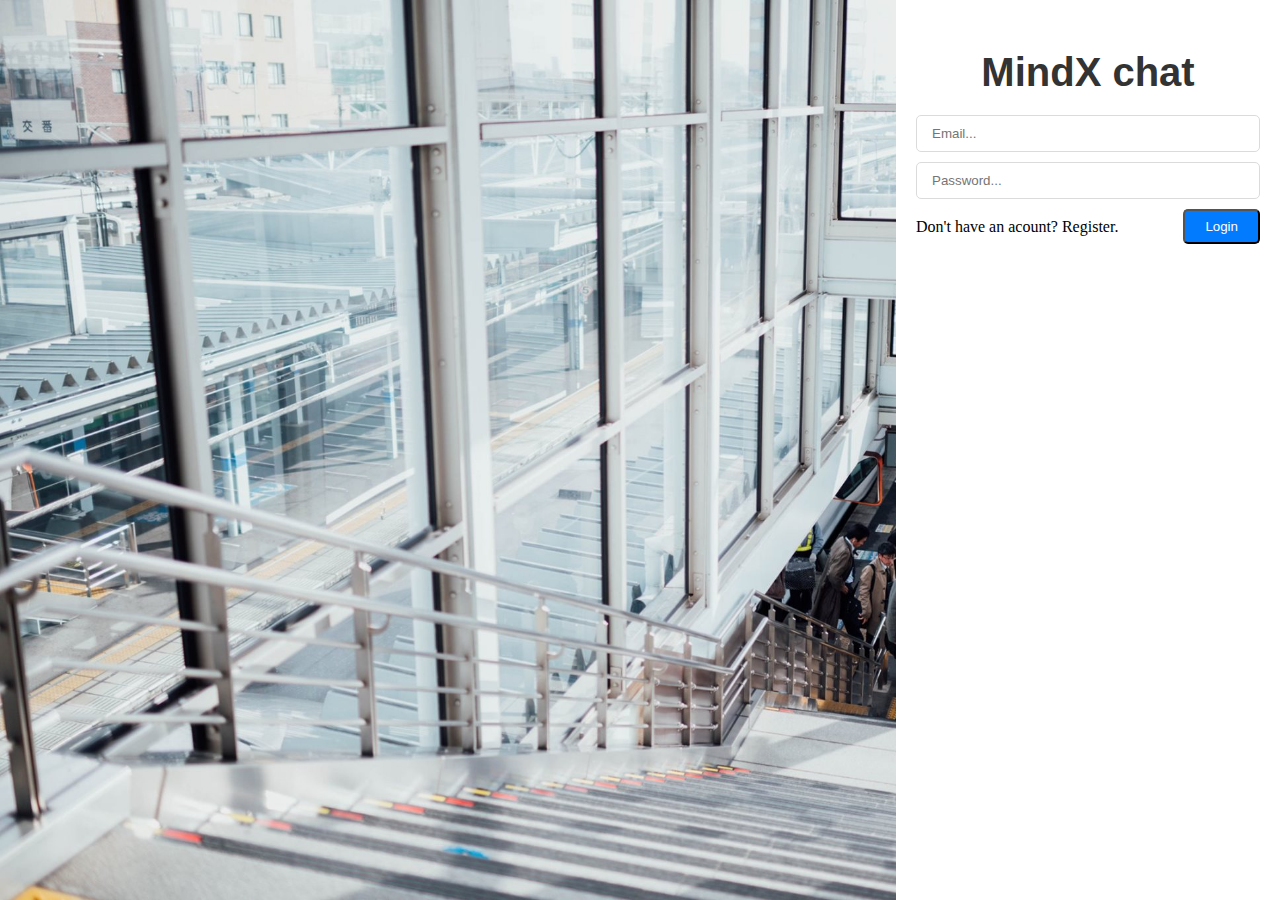
<file: chat app/html/temp.html>
<!DOCTYPE html>
<html lang="en">
<head>
    <meta charset="UTF-8">
    <meta name="viewport" content="width=device-width, initial-scale=1.0">
    <title>Temp</title>
    <link rel="stylesheet" href="..//css//style.css">
    <link rel="stylesheet" href="..//css/register.css">
    <link rel="stylesheet" href="..//css/login.css">
</head>
<body>
    <div class="login-container">
        <div class="aside-right">
            <div class="header">
                <h3>MindX chat</h3>
            </div>
            <div>
                <form id="login-form">
                    <div class="input-wrapper">
                        <input type="email" name="email" placeholder="Email...">
                        <div class="error" id="email-error"></div>
                    </div>
                    <div class="input-wrapper">
                        <input type="password" name="password" placeholder="Password...">
                        <div class="error" id="password-error"></div>
                    </div>
                    <div class="form-action">
                        <span id="redirect-to-register" onclick='view.setActiveScreen("loginScreen")'> Don't have an acount? Register.</span>
                        <button type="submit" class="btn">Login</button>
                    </div>
                </form>
            </div>
        </div>
    </div>
</body>
</html>
</file>
<file: chat app/css/style.css>
*{
    padding: 0px;
    margin: 0;
    box-sizing: border-box;

}
.input-wrapper input{
    border: 1px solid #dbdbdb ;
    padding: 10px 15px;
    border-radius: 5px;
    width: 100%;
    outline: none;
}
.input-wrapper{
    margin-bottom: 10px;
}
.btn{
    padding: 8px 20px;
    border-radius: 5px;
    color: #ffffff;
    background-color:#037bfe;
    cursor: pointer;
}
.error{
    color: #ff0000;
}
</file>
<file: chat app/css/register.css>
.register-container{
    background: url(../image/register.jpg);
    height: 100vh;
    background-size: cover;
    display: flex;
    justify-content: flex-end;
}
.register-container .aside-right{
    height: 100vh;
    background-color: #ffffff;
    width: 30%;
}
.register-container .aside-right .header h3{
    font-size: 40px;
    font-family: Arial, Helvetica, sans-serif;
    color: #333333;
    text-align: center;
    margin-top: 50px;
}
.input-name-wrapper{
    display: flex;
}
.register-container .input-name-wrapper .input-wrapper{
    width: 48%;
}
#register-form{
    padding: 20px;
}
.register-container .input-name-wrapper{
    display: flex;
    justify-content: space-between;
}
.register-container .aside-right .form-action{
    display: flex;
    justify-content: space-between;
    align-items: center;
}
#redirect-to-login{
    cursor: pointer;
}
</file>
<file: chat app/css/login.css>
.login-container{
    background: url(../image/login.jpg);
    height: 100vh;
    background-size: cover;
    display: flex;
    justify-content: flex-end;
}
.login-container .aside-right{
    height: 100vh;
    background-color: #ffffff;
    width: 30%;
}
.login-container .aside-right .header h3{
    font-size: 40px;
    font-family: Arial, Helvetica, sans-serif;
    color: #333333;
    text-align: center;
    margin-top: 50px;
}
.login-container .aside-right .form-action{
    display: flex;
    justify-content: space-between;
    align-items: center;
}
#login-form{
    padding: 20px;
}
#redirect-to-register{
    cursor: pointer;
}
.cursor-pointer{
    cursor: pointer;
}
</file>
